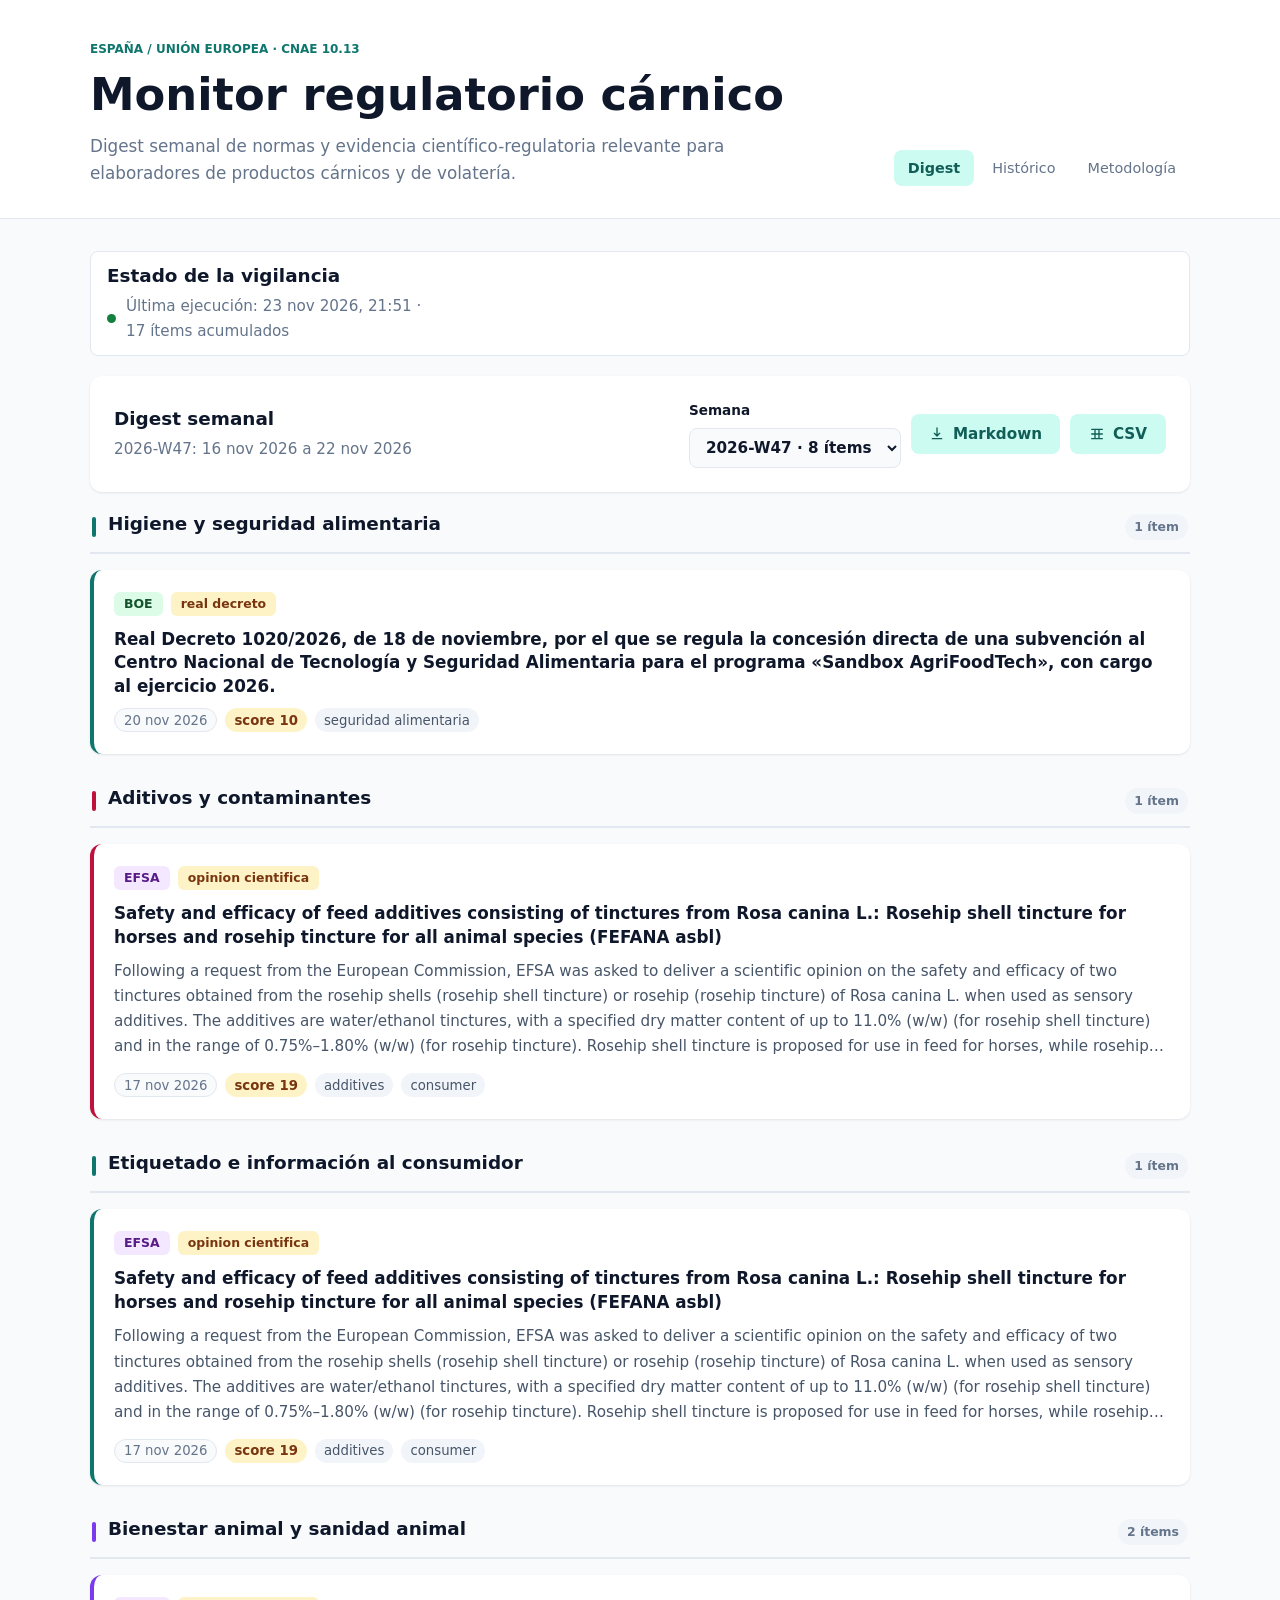
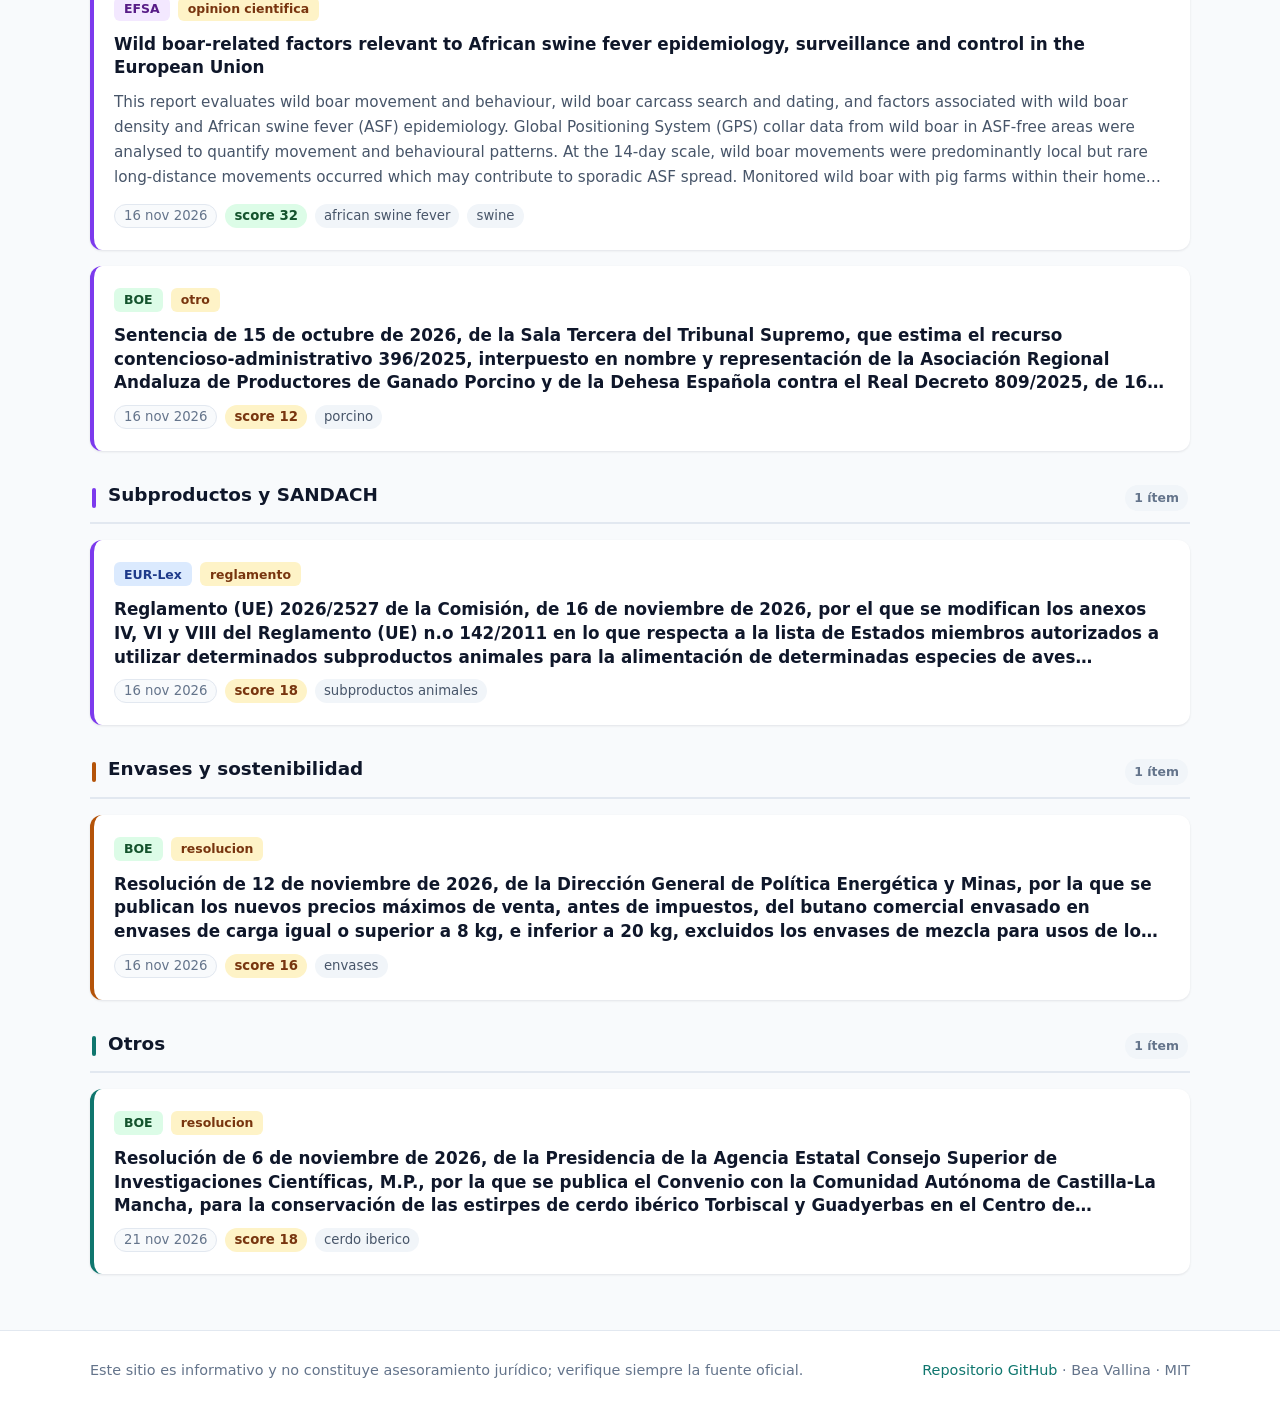
<file: docs/index.html>
<!doctype html>
<html lang="es">
  <head>
    <meta charset="utf-8">
    <meta name="viewport" content="width=device-width, initial-scale=1">
    <title>Monitor regulatorio cárnico</title>
    <meta name="description" content="Digest semanal de vigilancia normativa España/UE para CNAE 10.13.">
    <link rel="icon" href="assets/favicon.svg" type="image/svg+xml">
    <link rel="stylesheet" href="assets/estilos.css">
    <script src="assets/app.js" defer></script>
  </head>
  <body data-page="index">
    <header class="site-header">
      <div class="wrap header-grid">
        <div>
          <p class="eyebrow">España / Unión Europea · CNAE 10.13</p>
          <h1>Monitor regulatorio cárnico</h1>
          <p class="lead">Digest semanal de normas y evidencia científico-regulatoria relevante para elaboradores de productos cárnicos y de volatería.</p>
        </div>
        <nav class="nav" aria-label="Navegación principal">
          <a aria-current="page" href="index.html">Digest</a>
          <a href="historico.html">Histórico</a>
          <a href="metodologia.html">Metodología</a>
        </nav>
      </div>
    </header>

    <main class="wrap">
      <section class="status-band" aria-labelledby="estado-title">
        <div>
          <h2 id="estado-title">Estado de la vigilancia</h2>
          <p id="ultima-ejecucion">Cargando última ejecución...</p>
        </div>
        <div id="avisos-fuentes" class="alerts" aria-live="polite"></div>
      </section>

      <section class="toolbar" aria-labelledby="digest-selector-title">
        <div>
          <h2 id="digest-selector-title">Digest semanal</h2>
          <p id="digest-periodo" class="muted">Cargando digest más reciente...</p>
        </div>
        <div class="toolbar-actions">
          <label class="field compact">
            Semana
            <select id="digest-selector"></select>
          </label>
          <div class="export-actions" aria-label="Exportar digest seleccionado">
            <button id="export-md" class="secondary compact-button" type="button" disabled>
              <svg aria-hidden="true" viewBox="0 0 24 24"><path d="M12 3v12m0 0 4-4m-4 4-4-4M5 19h14"></path></svg>
              Markdown
            </button>
            <button id="export-csv" class="secondary compact-button" type="button" disabled>
              <svg aria-hidden="true" viewBox="0 0 24 24"><path d="M4 5h16M4 12h16M4 19h16M9 5v14M15 5v14"></path></svg>
              CSV
            </button>
          </div>
        </div>
      </section>

      <section id="digest" class="digest" aria-live="polite"></section>
    </main>

    <footer class="site-footer">
      <div class="wrap footer-grid">
        <p>Este sitio es informativo y no constituye asesoramiento jurídico; verifique siempre la fuente oficial.</p>
        <p><a href="https://github.com/beatrizvallina/regulatory_monitor">Repositorio GitHub</a> · Bea Vallina · MIT</p>
      </div>
    </footer>
  </body>
</html>
</file>
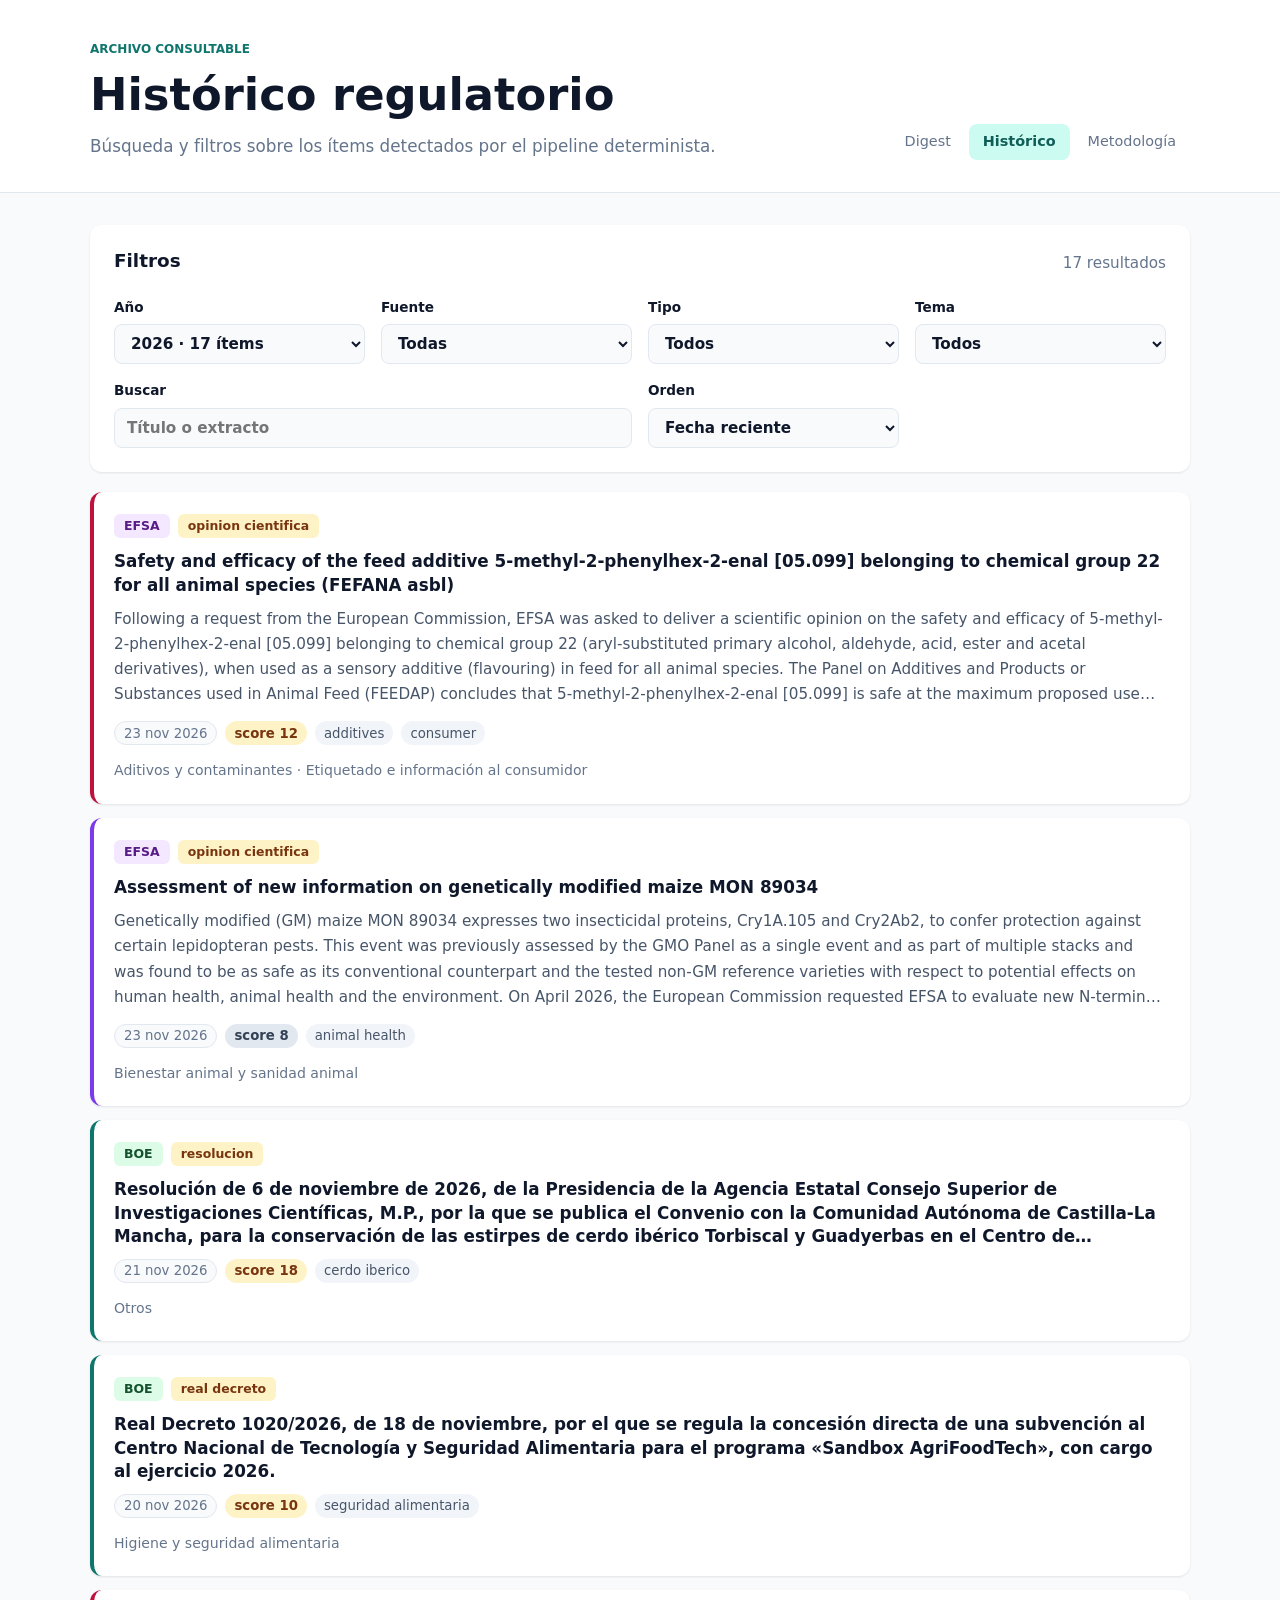
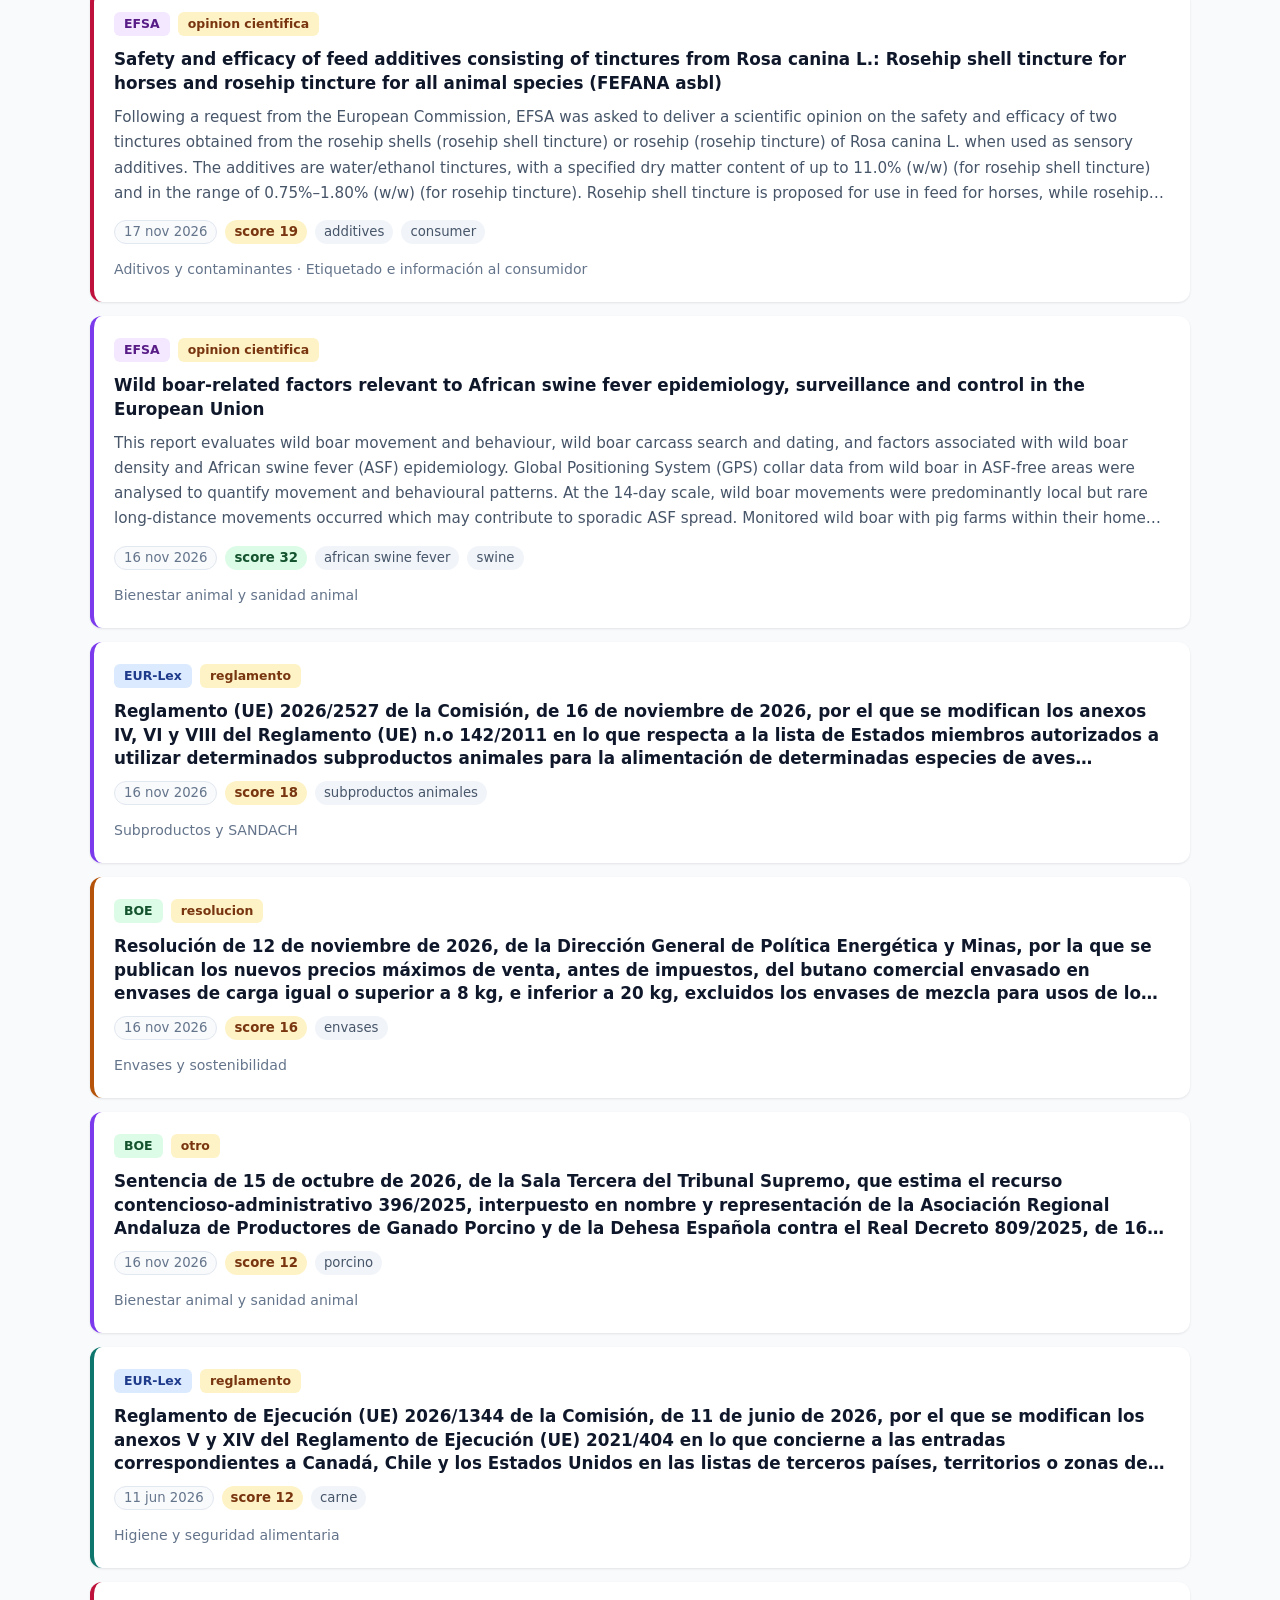
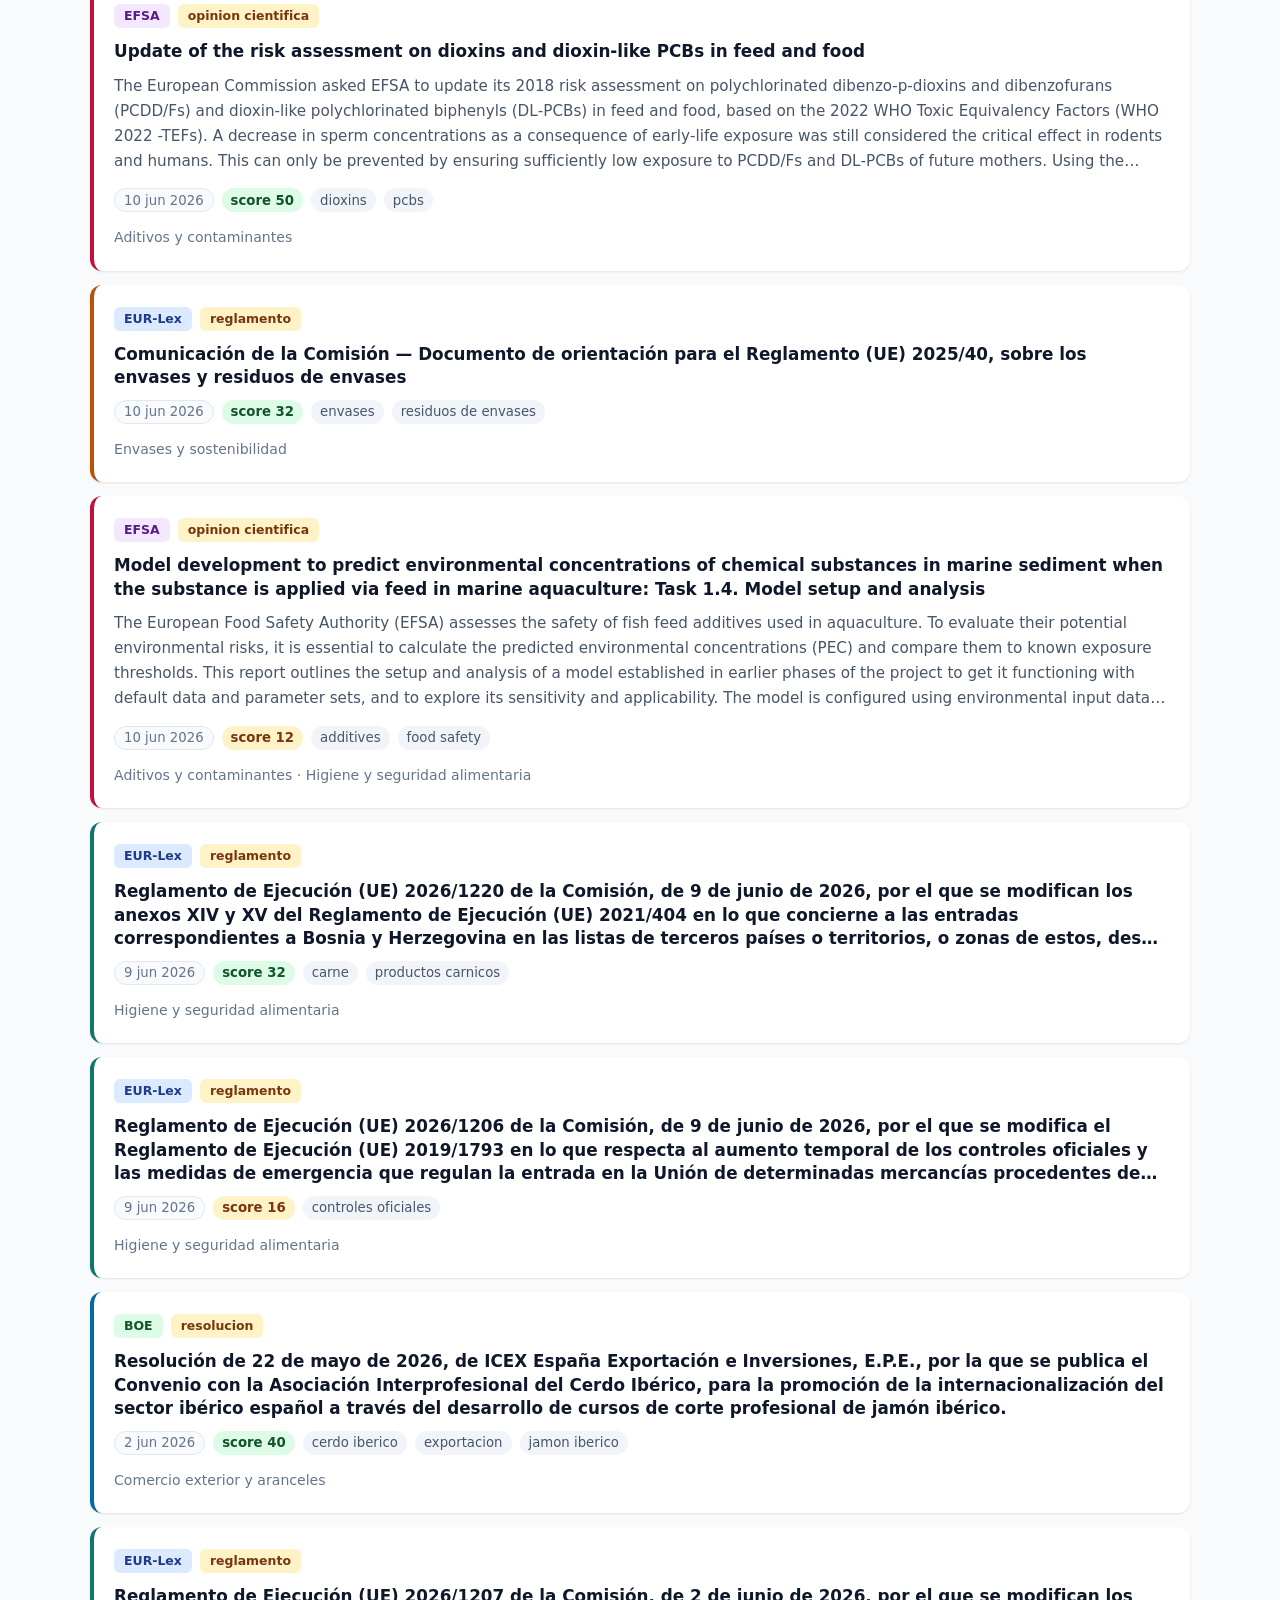
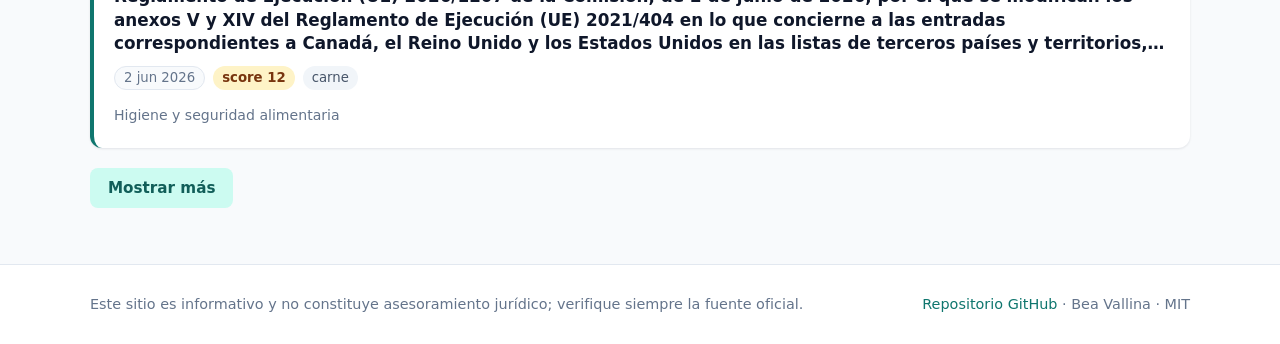
<file: docs/historico.html>
<!doctype html>
<html lang="es">
  <head>
    <meta charset="utf-8">
    <meta name="viewport" content="width=device-width, initial-scale=1">
    <title>Histórico · Monitor regulatorio cárnico</title>
    <meta name="description" content="Histórico filtrable de novedades regulatorias para CNAE 10.13.">
    <link rel="icon" href="assets/favicon.svg" type="image/svg+xml">
    <link rel="stylesheet" href="assets/estilos.css">
    <script src="assets/app.js" defer></script>
    <script src="assets/historico.js" defer></script>
  </head>
  <body data-page="historico">
    <header class="site-header">
      <div class="wrap header-grid">
        <div>
          <p class="eyebrow">Archivo consultable</p>
          <h1>Histórico regulatorio</h1>
          <p class="lead">Búsqueda y filtros sobre los ítems detectados por el pipeline determinista.</p>
        </div>
        <nav class="nav" aria-label="Navegación principal">
          <a href="index.html">Digest</a>
          <a aria-current="page" href="historico.html">Histórico</a>
          <a href="metodologia.html">Metodología</a>
        </nav>
      </div>
    </header>

    <main class="wrap">
      <section class="filters" aria-labelledby="filtros-title">
        <div class="filters-heading">
          <h2 id="filtros-title">Filtros</h2>
          <p id="contador-resultados" aria-live="polite">Cargando histórico...</p>
        </div>
        <div class="filters-grid">
          <label class="field">
            Año
            <select id="filtro-anio"></select>
          </label>
          <label class="field">
            Fuente
            <select id="filtro-fuente">
              <option value="">Todas</option>
            </select>
          </label>
          <label class="field">
            Tipo
            <select id="filtro-tipo">
              <option value="">Todos</option>
            </select>
          </label>
          <label class="field">
            Tema
            <select id="filtro-tema">
              <option value="">Todos</option>
            </select>
          </label>
          <label class="field wide">
            Buscar
            <input id="filtro-texto" type="search" placeholder="Título o extracto">
          </label>
          <label class="field">
            Orden
            <select id="orden">
              <option value="fecha-desc">Fecha reciente</option>
              <option value="score-desc">Score alto</option>
              <option value="fecha-asc">Fecha antigua</option>
            </select>
          </label>
        </div>
      </section>

      <section aria-labelledby="resultados-title">
        <h2 id="resultados-title" class="visually-hidden">Resultados</h2>
        <div id="resultados" class="results"></div>
        <p id="estado-vacio" class="empty" hidden>Ningún resultado con estos filtros.</p>
        <button id="mostrar-mas" class="secondary" type="button" hidden>Mostrar más</button>
      </section>
    </main>

    <footer class="site-footer">
      <div class="wrap footer-grid">
        <p>Este sitio es informativo y no constituye asesoramiento jurídico; verifique siempre la fuente oficial.</p>
        <p><a href="https://github.com/beatrizvallina/regulatory_monitor">Repositorio GitHub</a> · Bea Vallina · MIT</p>
      </div>
    </footer>
  </body>
</html>
</file>
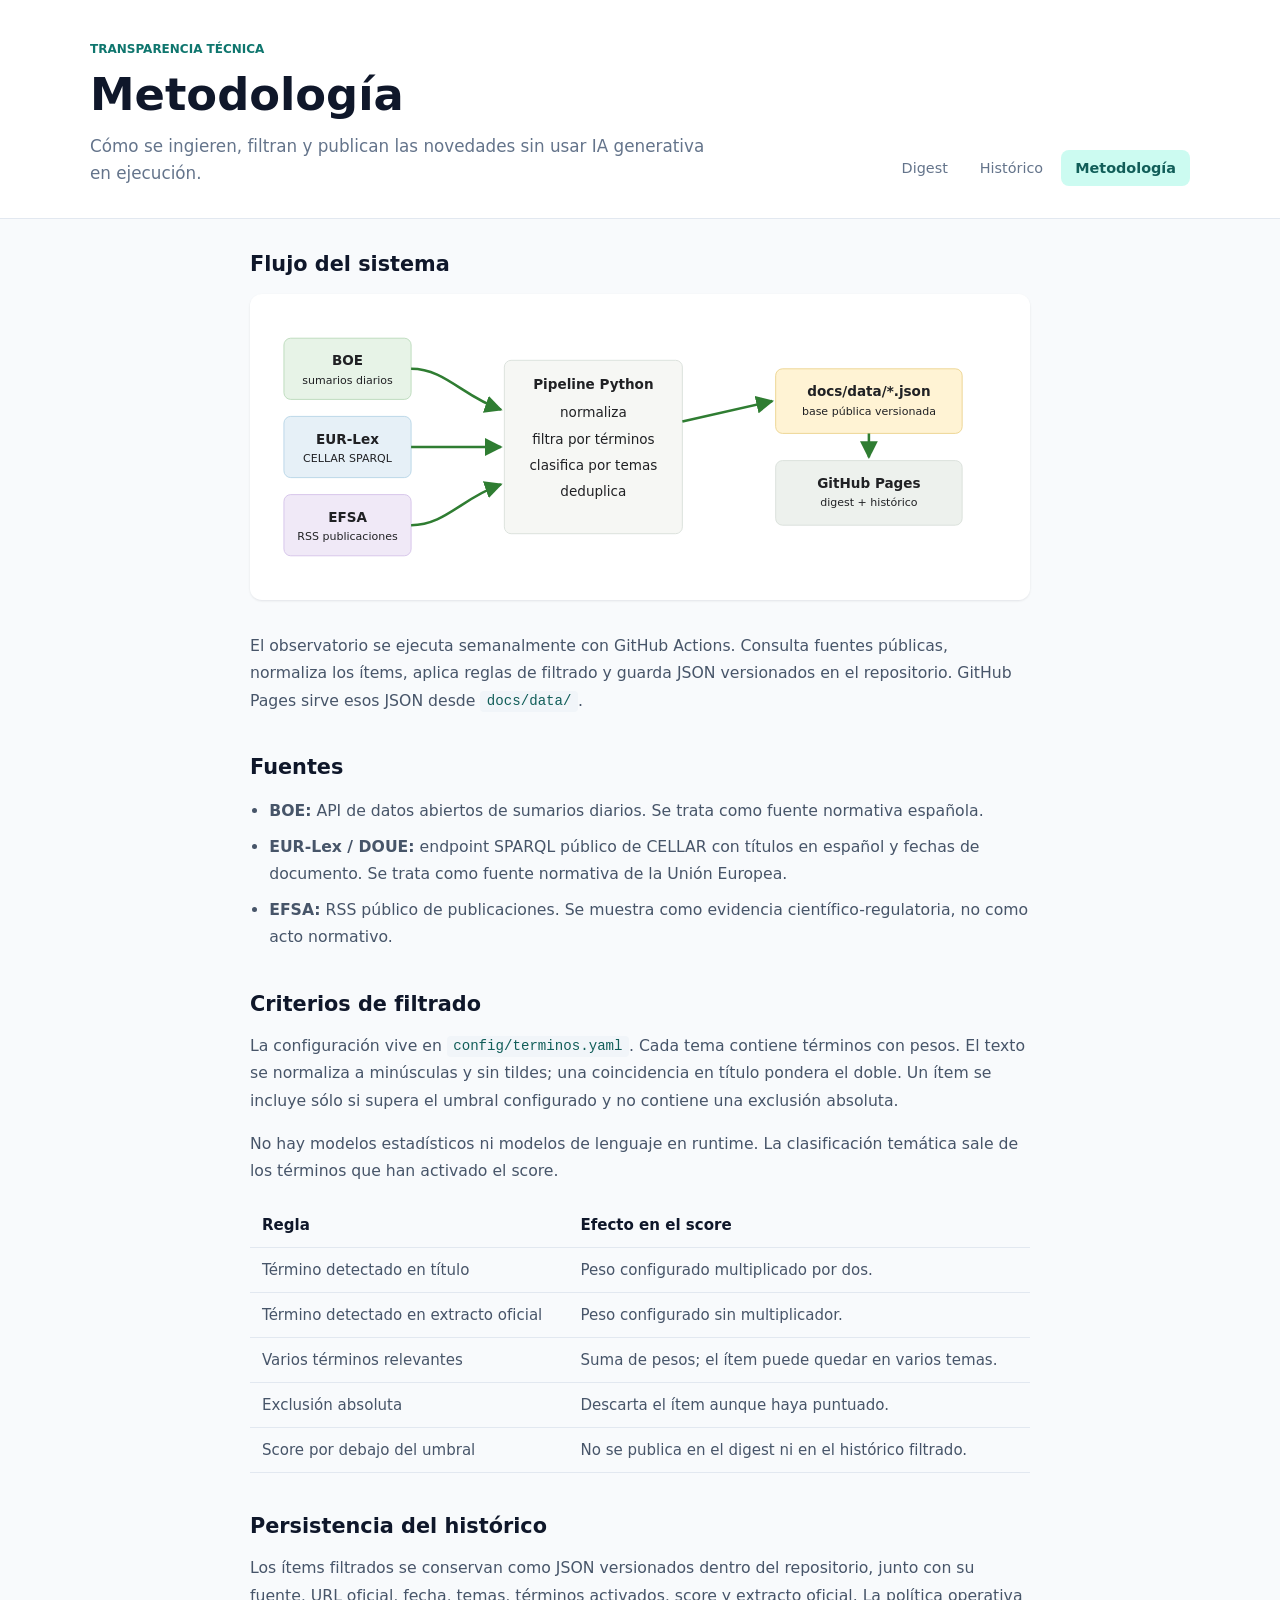
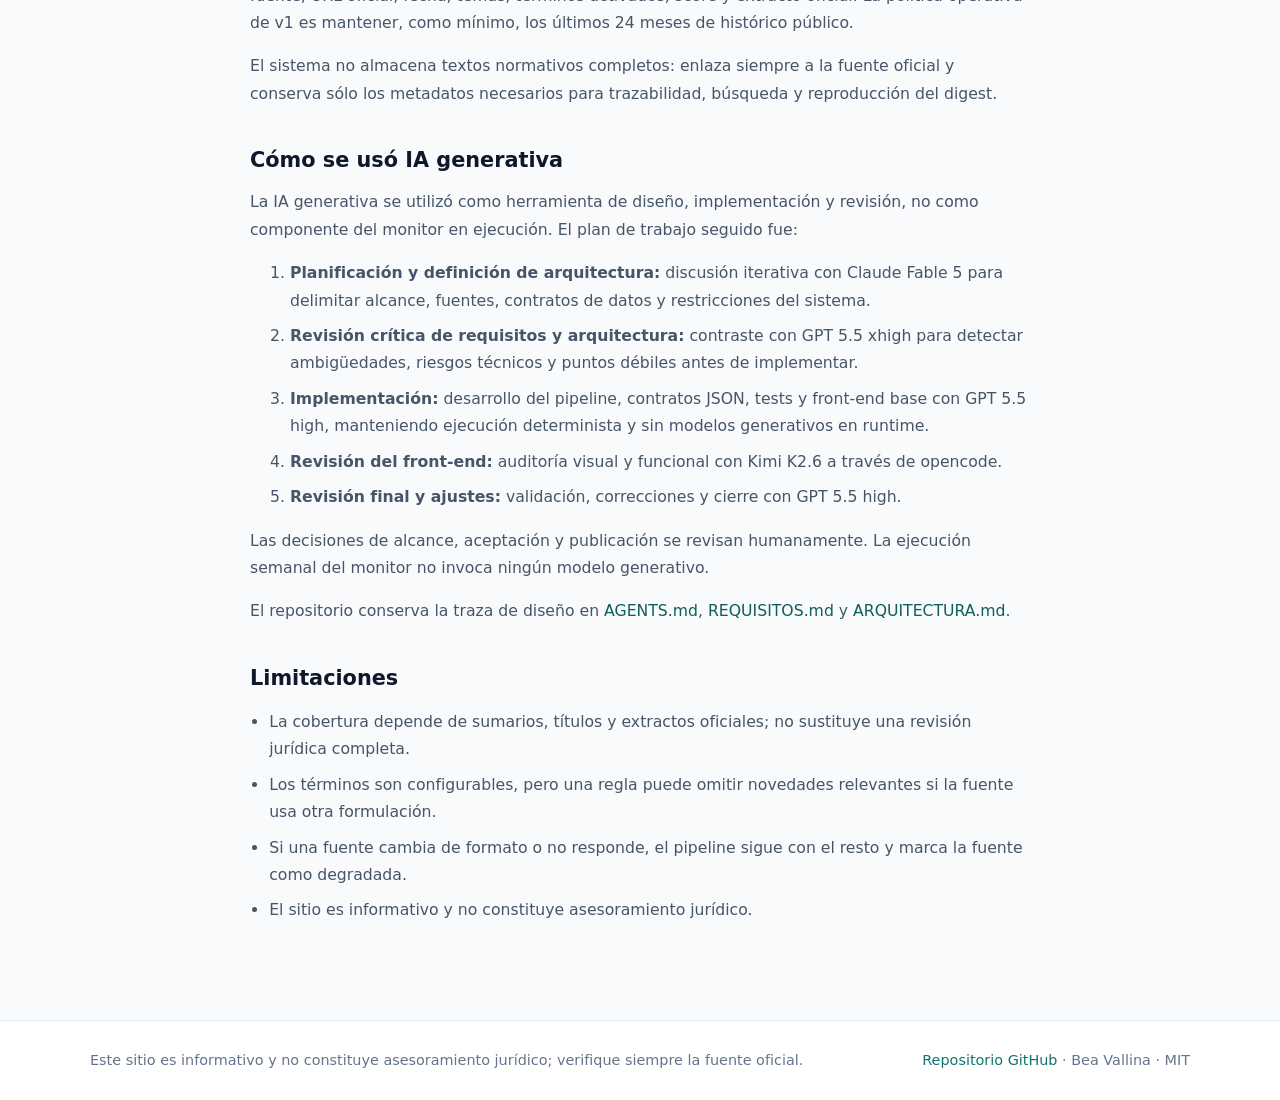
<file: docs/metodologia.html>
<!doctype html>
<html lang="es">
  <head>
    <meta charset="utf-8">
    <meta name="viewport" content="width=device-width, initial-scale=1">
    <title>Metodología · Monitor regulatorio cárnico</title>
    <meta name="description" content="Metodología, fuentes, filtrado y uso de IA generativa en el monitor regulatorio.">
    <link rel="icon" href="assets/favicon.svg" type="image/svg+xml">
    <link rel="stylesheet" href="assets/estilos.css">
  </head>
  <body>
    <header class="site-header">
      <div class="wrap header-grid">
        <div>
          <p class="eyebrow">Transparencia técnica</p>
          <h1>Metodología</h1>
          <p class="lead">Cómo se ingieren, filtran y publican las novedades sin usar IA generativa en ejecución.</p>
        </div>
        <nav class="nav" aria-label="Navegación principal">
          <a href="index.html">Digest</a>
          <a href="historico.html">Histórico</a>
          <a aria-current="page" href="metodologia.html">Metodología</a>
        </nav>
      </div>
    </header>

    <main class="wrap prose">
      <section>
        <h2>Flujo del sistema</h2>
        <img class="pipeline-figure" src="assets/pipeline.svg" alt="Fuentes públicas, pipeline determinista, JSON y GitHub Pages.">
        <p>El observatorio se ejecuta semanalmente con GitHub Actions. Consulta fuentes públicas, normaliza los ítems, aplica reglas de filtrado y guarda JSON versionados en el repositorio. GitHub Pages sirve esos JSON desde <code>docs/data/</code>.</p>
      </section>

      <section>
        <h2>Fuentes</h2>
        <ul>
          <li><strong>BOE:</strong> API de datos abiertos de sumarios diarios. Se trata como fuente normativa española.</li>
          <li><strong>EUR-Lex / DOUE:</strong> endpoint SPARQL público de CELLAR con títulos en español y fechas de documento. Se trata como fuente normativa de la Unión Europea.</li>
          <li><strong>EFSA:</strong> RSS público de publicaciones. Se muestra como evidencia científico-regulatoria, no como acto normativo.</li>
        </ul>
      </section>

      <section>
        <h2>Criterios de filtrado</h2>
        <p>La configuración vive en <code>config/terminos.yaml</code>. Cada tema contiene términos con pesos. El texto se normaliza a minúsculas y sin tildes; una coincidencia en título pondera el doble. Un ítem se incluye sólo si supera el umbral configurado y no contiene una exclusión absoluta.</p>
        <p>No hay modelos estadísticos ni modelos de lenguaje en runtime. La clasificación temática sale de los términos que han activado el score.</p>
        <table class="score-table">
          <thead>
            <tr>
              <th>Regla</th>
              <th>Efecto en el score</th>
            </tr>
          </thead>
          <tbody>
            <tr>
              <td>Término detectado en título</td>
              <td>Peso configurado multiplicado por dos.</td>
            </tr>
            <tr>
              <td>Término detectado en extracto oficial</td>
              <td>Peso configurado sin multiplicador.</td>
            </tr>
            <tr>
              <td>Varios términos relevantes</td>
              <td>Suma de pesos; el ítem puede quedar en varios temas.</td>
            </tr>
            <tr>
              <td>Exclusión absoluta</td>
              <td>Descarta el ítem aunque haya puntuado.</td>
            </tr>
            <tr>
              <td>Score por debajo del umbral</td>
              <td>No se publica en el digest ni en el histórico filtrado.</td>
            </tr>
          </tbody>
        </table>
      </section>

      <section>
        <h2>Persistencia del histórico</h2>
        <p>Los ítems filtrados se conservan como JSON versionados dentro del repositorio, junto con su fuente, URL oficial, fecha, temas, términos activados, score y extracto oficial. La política operativa de v1 es mantener, como mínimo, los últimos 24 meses de histórico público.</p>
        <p>El sistema no almacena textos normativos completos: enlaza siempre a la fuente oficial y conserva sólo los metadatos necesarios para trazabilidad, búsqueda y reproducción del digest.</p>
      </section>

      <section>
        <h2>Cómo se usó IA generativa</h2>
        <p>La IA generativa se utilizó como herramienta de diseño, implementación y revisión, no como componente del monitor en ejecución. El plan de trabajo seguido fue:</p>
        <ol>
          <li><strong>Planificación y definición de arquitectura:</strong> discusión iterativa con Claude Fable 5 para delimitar alcance, fuentes, contratos de datos y restricciones del sistema.</li>
          <li><strong>Revisión crítica de requisitos y arquitectura:</strong> contraste con GPT 5.5 xhigh para detectar ambigüedades, riesgos técnicos y puntos débiles antes de implementar.</li>
          <li><strong>Implementación:</strong> desarrollo del pipeline, contratos JSON, tests y front-end base con GPT 5.5 high, manteniendo ejecución determinista y sin modelos generativos en runtime.</li>
          <li><strong>Revisión del front-end:</strong> auditoría visual y funcional con Kimi K2.6 a través de opencode.</li>
          <li><strong>Revisión final y ajustes:</strong> validación, correcciones y cierre con GPT 5.5 high.</li>
        </ol>
        <p>Las decisiones de alcance, aceptación y publicación se revisan humanamente. La ejecución semanal del monitor no invoca ningún modelo generativo.</p>
        <p>El repositorio conserva la traza de diseño en <a href="https://github.com/beatrizvallina/regulatory_monitor/blob/main/AGENTS.md">AGENTS.md</a>, <a href="https://github.com/beatrizvallina/regulatory_monitor/blob/main/REQUISITOS.md">REQUISITOS.md</a> y <a href="https://github.com/beatrizvallina/regulatory_monitor/blob/main/ARQUITECTURA.md">ARQUITECTURA.md</a>.</p>
      </section>

      <section>
        <h2>Limitaciones</h2>
        <ul>
          <li>La cobertura depende de sumarios, títulos y extractos oficiales; no sustituye una revisión jurídica completa.</li>
          <li>Los términos son configurables, pero una regla puede omitir novedades relevantes si la fuente usa otra formulación.</li>
          <li>Si una fuente cambia de formato o no responde, el pipeline sigue con el resto y marca la fuente como degradada.</li>
          <li>El sitio es informativo y no constituye asesoramiento jurídico.</li>
        </ul>
      </section>
    </main>

    <footer class="site-footer">
      <div class="wrap footer-grid">
        <p>Este sitio es informativo y no constituye asesoramiento jurídico; verifique siempre la fuente oficial.</p>
        <p><a href="https://github.com/beatrizvallina/regulatory_monitor">Repositorio GitHub</a> · Bea Vallina · MIT</p>
      </div>
    </footer>
  </body>
</html>
</file>
<file: docs/assets/estilos.css>
:root {
  color-scheme: light;
  --bg: #f8fafc;
  --surface: #ffffff;
  --ink: #0f172a;
  --muted: #64748b;
  --line: #e2e8f0;
  --accent: #0f766e;
  --accent-strong: #115e59;
  --amber: #b45309;
  --green: #15803d;
  --red: #be123c;
  --blue: #0369a1;
  --violet: #7c3aed;
  --shadow-sm: 0 1px 2px rgba(15, 23, 42, 0.04), 0 1px 3px rgba(15, 23, 42, 0.06);
  --shadow: 0 4px 6px -1px rgba(15, 23, 42, 0.04), 0 2px 4px -2px rgba(15, 23, 42, 0.04);
}

* {
  box-sizing: border-box;
}

html {
  font-family: system-ui, -apple-system, BlinkMacSystemFont, "Segoe UI", Roboto, sans-serif;
  background: var(--bg);
  color: var(--ink);
  -webkit-font-smoothing: antialiased;
  -moz-osx-font-smoothing: grayscale;
}

body {
  margin: 0;
  min-height: 100vh;
  display: flex;
  flex-direction: column;
  overflow-x: hidden;
  line-height: 1.6;
}

a {
  color: var(--accent-strong);
  text-decoration: none;
  transition: color 0.15s ease;
}

a:hover {
  color: var(--accent);
  text-decoration: underline;
  text-underline-offset: 0.2em;
  text-decoration-thickness: 0.08em;
}

a:focus-visible,
button:focus-visible,
select:focus-visible,
input:focus-visible {
  outline: 2px solid var(--accent);
  outline-offset: 2px;
  border-radius: 4px;
}

.wrap {
  width: min(1100px, calc(100% - 48px));
  margin: 0 auto;
}

.site-header {
  background: var(--surface);
  border-bottom: 1px solid var(--line);
}

@media (min-width: 761px) {
  .site-header {
    position: sticky;
    top: 0;
    z-index: 100;
    background: rgba(255, 255, 255, 0.94);
    backdrop-filter: blur(10px);
  }
}

.header-grid {
  display: grid;
  grid-template-columns: minmax(0, 1fr) auto;
  gap: 32px;
  align-items: end;
  padding: 40px 0 32px;
}

.eyebrow {
  margin: 0 0 10px;
  color: var(--accent);
  font-weight: 600;
  font-size: 0.75rem;
  letter-spacing: 0;
  text-transform: uppercase;
}

h1, h2, h3, p {
  margin-top: 0;
}

h1 {
  font-size: clamp(1.8rem, 4vw, 2.8rem);
  line-height: 1.15;
  font-weight: 700;
  margin-bottom: 12px;
  overflow-wrap: anywhere;
  letter-spacing: 0;
}

h2 {
  font-size: 1.15rem;
  font-weight: 600;
  margin-bottom: 6px;
  line-height: 1.3;
}

h3 {
  font-size: 1rem;
  font-weight: 600;
  margin-bottom: 6px;
  line-height: 1.35;
}

.lead {
  max-width: 640px;
  color: var(--muted);
  font-size: 1.05rem;
  line-height: 1.6;
  margin-bottom: 0;
  overflow-wrap: anywhere;
}

.nav {
  display: flex;
  flex-wrap: wrap;
  gap: 4px;
  justify-content: flex-end;
}

.nav a {
  display: inline-flex;
  align-items: center;
  min-height: 36px;
  padding: 0 14px;
  border-radius: 6px;
  color: var(--muted);
  text-decoration: none;
  font-size: 0.9rem;
  font-weight: 500;
  transition: all 0.15s ease;
}

.nav a:hover {
  color: var(--ink);
  background: var(--bg);
  text-decoration: none;
}

.nav a[aria-current="page"] {
  color: var(--accent-strong);
  background: #ccfbf1;
  font-weight: 600;
  border-radius: 8px;
}

main {
  flex: 1;
  padding: 32px 0 56px;
}

.status-band,
.toolbar,
.filters {
  background: var(--surface);
  border-radius: 12px;
  padding: 24px;
  margin-bottom: 20px;
  box-shadow: var(--shadow-sm);
}

.status-band,
.toolbar {
  display: flex;
  justify-content: space-between;
  gap: 24px;
  align-items: center;
}

.status-band {
  border: 1px solid var(--line);
  border-radius: 8px;
  box-shadow: none;
  padding: 12px 16px;
}

.toolbar-actions,
.export-actions {
  display: flex;
  align-items: center;
  gap: 10px;
}

.export-actions {
  flex-wrap: wrap;
}

.status-band p,
.toolbar p,
.filters p {
  color: var(--muted);
  margin-bottom: 0;
  overflow-wrap: anywhere;
  font-size: 0.95rem;
}

.status-line {
  display: inline-flex;
  align-items: center;
  gap: 10px;
}

.status-dot {
  width: 9px;
  height: 9px;
  border-radius: 999px;
  flex: 0 0 auto;
}

.status-ok {
  background: var(--green);
}

.status-degraded {
  background: var(--amber);
}

.alerts {
  display: flex;
  flex-direction: column;
  gap: 8px;
  min-width: 0;
  width: 100%;
}

.alert {
  background: #fff1f2;
  color: var(--red);
  border-radius: 8px;
  padding: 10px 14px;
  font-weight: 600;
  font-size: 0.9rem;
  border-left: 3px solid var(--red);
}

.field {
  display: grid;
  gap: 6px;
  color: var(--ink);
  font-weight: 600;
  font-size: 0.85rem;
}

.field.compact {
  min-width: 180px;
}

select,
input {
  width: 100%;
  min-height: 40px;
  border: 1px solid var(--line);
  border-radius: 8px;
  padding: 0 12px;
  background: var(--bg);
  color: var(--ink);
  font: inherit;
  font-size: 0.95rem;
  transition: border-color 0.15s ease, box-shadow 0.15s ease;
}

select:focus,
input:focus {
  border-color: var(--accent);
  box-shadow: 0 0 0 3px rgba(15, 118, 110, 0.08);
  outline: none;
}

select.is-active,
input.is-active {
  border-color: var(--accent);
  background: #f0fdfa;
}

.digest {
  display: grid;
  gap: 32px;
}

.topic {
  display: grid;
  gap: 16px;
}

.topic-title {
  display: flex;
  justify-content: space-between;
  gap: 12px;
  align-items: center;
  padding: 0 2px 10px;
  border-bottom: 2px solid var(--line);
}

.topic-title::before {
  content: "";
  width: 4px;
  height: 1.25em;
  border-radius: 999px;
  background: var(--accent);
}

.topic-aditivos_contaminantes .topic-title::before {
  background: var(--red);
}

.topic-envases_sostenibilidad .topic-title::before {
  background: var(--amber);
}

.topic-comercio_exterior .topic-title::before {
  background: var(--blue);
}

.topic-bienestar_sanidad_animal .topic-title::before,
.topic-subproductos_sandach .topic-title::before {
  background: var(--violet);
}

.topic-title h2 {
  margin-right: auto;
}

.count {
  color: var(--muted);
  background: #f1f5f9;
  border-radius: 999px;
  padding: 3px 9px;
  font-size: 0.78rem;
  font-weight: 600;
  font-variant-numeric: tabular-nums;
}

.item-card,
.result-row {
  background: var(--surface);
  border-radius: 12px;
  border-left: 4px solid var(--accent);
  padding: 22px 24px 22px 20px;
  box-shadow: var(--shadow-sm);
  min-width: 0;
  transition: border-color 0.2s ease, box-shadow 0.2s ease, transform 0.2s ease;
}

.item-card:hover,
.result-row:hover {
  border-left-color: var(--accent-strong);
  box-shadow: var(--shadow);
  transform: translateY(-1px);
}

.topic-aditivos_contaminantes {
  border-left-color: var(--red);
}

.topic-aditivos_contaminantes:hover {
  border-left-color: #9f1239;
}

.topic-envases_sostenibilidad {
  border-left-color: var(--amber);
}

.topic-envases_sostenibilidad:hover {
  border-left-color: #92400e;
}

.topic-comercio_exterior {
  border-left-color: var(--blue);
}

.topic-comercio_exterior:hover {
  border-left-color: #075985;
}

.topic-bienestar_sanidad_animal,
.topic-subproductos_sandach {
  border-left-color: var(--violet);
}

.topic-bienestar_sanidad_animal:hover,
.topic-subproductos_sandach:hover {
  border-left-color: #6d28d9;
}

.item-card header,
.result-row header {
  display: flex;
  flex-wrap: wrap;
  gap: 8px;
  align-items: center;
  margin-bottom: 12px;
}

.item-title {
  font-size: 1.05rem;
  line-height: 1.4;
  margin-bottom: 10px;
  overflow-wrap: anywhere;
  font-weight: 600;
}

.item-title a {
  color: var(--ink);
  display: -webkit-box;
  overflow: hidden;
  -webkit-box-orient: vertical;
  -webkit-line-clamp: 3;
}

.item-title a:hover {
  color: var(--accent-strong);
}

.extract {
  color: #475569;
  line-height: 1.65;
  margin-bottom: 14px;
  overflow-wrap: anywhere;
  font-size: 0.95rem;
  display: -webkit-box;
  overflow: hidden;
  -webkit-box-orient: vertical;
  -webkit-line-clamp: 4;
}

.meta-line,
.topics-line {
  display: flex;
  flex-wrap: wrap;
  gap: 10px;
  color: var(--muted);
  font-size: 0.88rem;
  overflow-wrap: anywhere;
  font-weight: 500;
}

.topics-line {
  margin: 14px 0 0;
}

.item-meta {
  display: flex;
  flex-wrap: wrap;
  gap: 8px;
  align-items: center;
  color: var(--muted);
  font-size: 0.83rem;
  font-weight: 500;
}

.item-meta time,
.score,
.tag {
  display: inline-flex;
  align-items: center;
  min-height: 24px;
  border-radius: 999px;
  padding: 0 9px;
}

.item-meta time {
  background: #f8fafc;
  border: 1px solid var(--line);
}

.score {
  font-weight: 700;
}

.score-high {
  color: #14532d;
  background: #dcfce7;
}

.score-medium {
  color: #78350f;
  background: #fef3c7;
}

.score-low {
  color: #334155;
  background: #e2e8f0;
}

.tag {
  color: #475569;
  background: #f1f5f9;
}

.badge {
  display: inline-flex;
  align-items: center;
  min-height: 24px;
  border-radius: 6px;
  padding: 0 10px;
  font-size: 0.78rem;
  font-weight: 600;
  letter-spacing: 0;
  border: none;
}

.source-BOE {
  color: #14532d;
  background: #dcfce7;
}

.source-EUR-Lex {
  color: #1e3a8a;
  background: #dbeafe;
}

.source-EFSA {
  color: #581c87;
  background: #f3e8ff;
}

.type-badge {
  color: #78350f;
  background: #fef3c7;
}

.empty {
  background: var(--surface);
  border: 1px dashed var(--line);
  border-radius: 12px;
  padding: 28px;
  color: var(--muted);
  text-align: center;
  font-size: 0.95rem;
}

.filters {
  padding: 24px;
}

.filters-heading {
  display: flex;
  justify-content: space-between;
  gap: 16px;
  margin-bottom: 18px;
  align-items: center;
}

.filters-grid {
  display: grid;
  grid-template-columns: repeat(4, minmax(130px, 1fr));
  gap: 16px;
}

.filters-grid .wide {
  grid-column: span 2;
}

.results {
  display: grid;
  gap: 14px;
}

button.secondary {
  margin-top: 20px;
  display: inline-flex;
  align-items: center;
  justify-content: center;
  gap: 8px;
  min-height: 40px;
  border: none;
  border-radius: 8px;
  color: var(--accent-strong);
  background: #ccfbf1;
  padding: 0 18px;
  font: inherit;
  font-weight: 600;
  font-size: 0.95rem;
  cursor: pointer;
  transition: background 0.15s ease, transform 0.1s ease;
}

button.secondary svg {
  width: 16px;
  height: 16px;
  fill: none;
  stroke: currentColor;
  stroke-width: 2;
  stroke-linecap: round;
  stroke-linejoin: round;
}

.toolbar-actions button.secondary {
  margin-top: 0;
}

.compact-button {
  min-width: 96px;
}

button.secondary:hover {
  background: #99f6e4;
}

button.secondary:active {
  transform: scale(0.98);
}

button.secondary:disabled {
  color: var(--muted);
  background: #e2e8f0;
  cursor: not-allowed;
  transform: none;
}

.site-footer {
  border-top: 1px solid var(--line);
  background: var(--surface);
  color: var(--muted);
  padding: 28px 0;
  font-size: 0.9rem;
}

.site-footer a {
  color: var(--accent);
}

.site-footer a:hover {
  color: var(--accent-strong);
}

.footer-grid {
  display: flex;
  justify-content: space-between;
  gap: 16px;
  align-items: center;
}

.footer-grid p {
  margin-bottom: 0;
}

.prose {
  max-width: 780px;
}

.prose section {
  margin-bottom: 40px;
}

.prose h2 {
  font-size: 1.3rem;
  font-weight: 700;
  margin-bottom: 14px;
  color: var(--ink);
}

.prose p,
.prose li {
  color: #475569;
  line-height: 1.75;
  font-size: 0.98rem;
}

.prose ul {
  padding-left: 1.2em;
}

.prose li {
  margin-bottom: 8px;
}

.prose code {
  background: #f1f5f9;
  border-radius: 4px;
  padding: 0.15rem 0.4rem;
  font-size: 0.9em;
  color: var(--accent-strong);
  font-family: ui-monospace, SFMono-Regular, Menlo, Monaco, Consolas, monospace;
}

.pipeline-figure {
  width: 100%;
  max-width: 800px;
  display: block;
  margin: 16px 0 32px;
  border-radius: 12px;
  background: var(--bg);
  box-shadow: var(--shadow-sm);
}

.score-table {
  width: 100%;
  border-collapse: collapse;
  margin: 18px 0 0;
  font-size: 0.94rem;
}

.score-table th,
.score-table td {
  border-bottom: 1px solid var(--line);
  padding: 10px 12px;
  text-align: left;
  vertical-align: top;
}

.score-table th {
  color: var(--ink);
  font-weight: 700;
  background: #f8fafc;
}

.score-table td {
  color: #475569;
}

.muted {
  color: var(--muted);
}

.visually-hidden {
  position: absolute;
  width: 1px;
  height: 1px;
  padding: 0;
  margin: -1px;
  overflow: hidden;
  clip: rect(0, 0, 0, 0);
  white-space: nowrap;
  border: 0;
}

@media (max-width: 760px) {
  .wrap {
    width: min(1100px, calc(100% - 24px));
  }

  .header-grid,
  .status-band,
  .toolbar,
  .footer-grid,
  .filters-heading {
    grid-template-columns: 1fr;
    flex-direction: column;
    align-items: stretch;
  }

  .header-grid {
    display: grid;
    padding: 28px 0 24px;
    gap: 20px;
  }

  h1 {
    font-size: 1.6rem;
    line-height: 1.2;
  }

  .lead {
    font-size: 0.95rem;
  }

  .nav {
    justify-content: flex-start;
  }

  .nav a {
    padding: 0 10px;
    min-height: 32px;
    font-size: 0.85rem;
  }

  .toolbar-actions,
  .export-actions {
    align-items: stretch;
  }

  .toolbar-actions {
    flex-direction: column;
  }

  .export-actions {
    display: grid;
    grid-template-columns: 1fr 1fr;
  }

  .filters-grid {
    grid-template-columns: 1fr;
  }

  .filters-grid .wide {
    grid-column: span 1;
  }

  .item-card,
  .result-row {
    padding: 18px;
  }

  .status-band,
  .toolbar,
  .filters {
    padding: 18px;
  }
}
</file>
